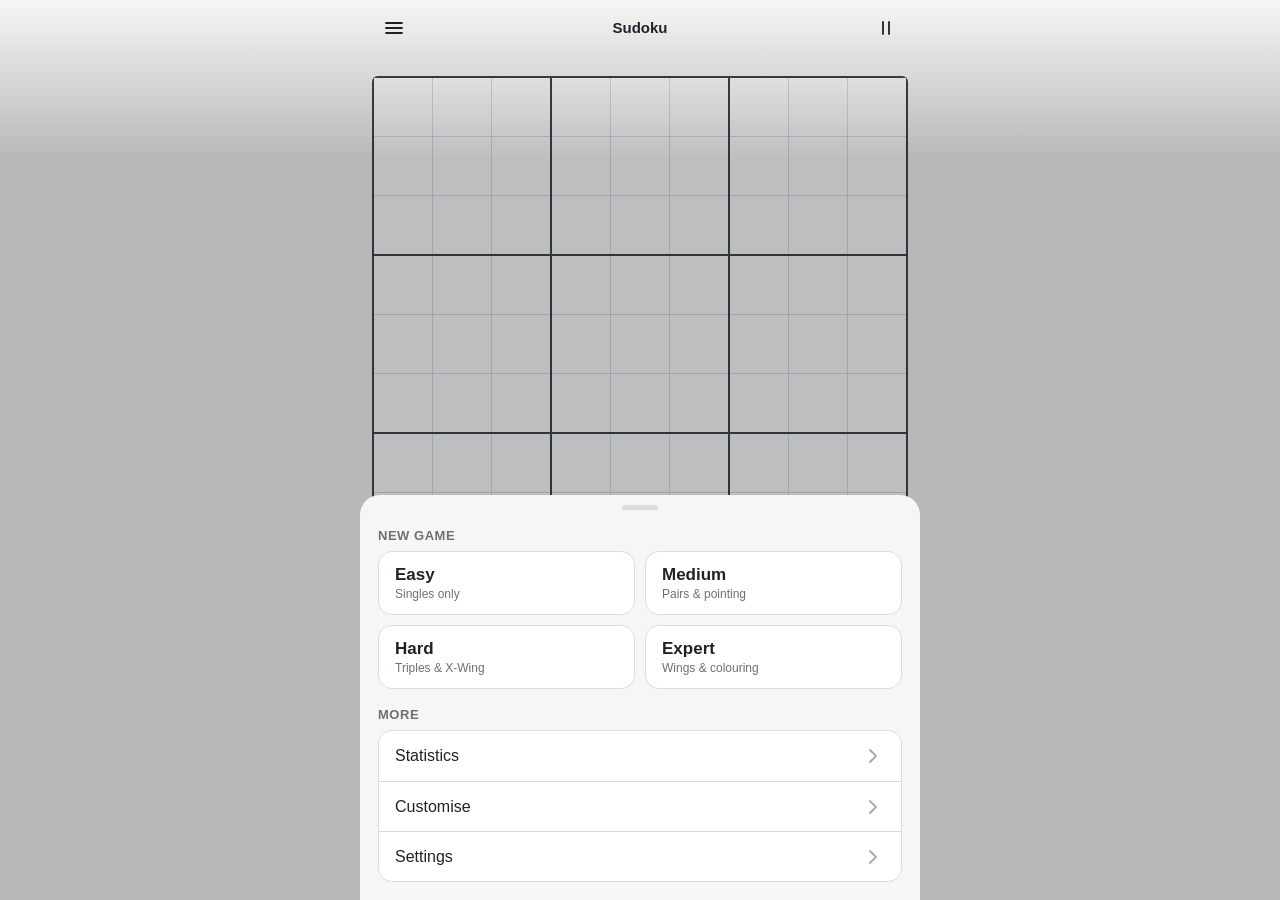
<file: index.html>
<!doctype html>
<html lang="en-GB">
<head>
  <meta charset="utf-8">
  <meta name="viewport" content="width=device-width, initial-scale=1, maximum-scale=1, user-scalable=no, viewport-fit=cover">
  <title>Sudoku</title>
  <meta name="description" content="A clean, offline Sudoku game.">
  <meta name="theme-color" content="#f6f6f4">
  <meta name="color-scheme" content="light dark">
  <meta name="apple-mobile-web-app-capable" content="yes">
  <meta name="mobile-web-app-capable" content="yes">
  <meta name="apple-mobile-web-app-status-bar-style" content="default">
  <meta name="apple-mobile-web-app-title" content="Sudoku">
  <meta name="format-detection" content="telephone=no">
  <link rel="manifest" href="manifest.webmanifest">
  <link rel="apple-touch-icon" href="icons/icon-180.png">
  <link rel="icon" type="image/png" href="icons/icon-192.png">
  <link rel="stylesheet" href="css/style.css">
  <script src="js/look.js"></script>
</head>
<body>
  <div id="app">
    <header class="top">
      <button class="icon-btn" id="btn-menu" aria-label="Menu">
        <svg viewBox="0 0 24 24" aria-hidden="true"><path d="M4 7h16M4 12h16M4 17h16"/></svg>
      </button>
      <div class="status">
        <span id="lbl-diff">Sudoku</span>
        <span id="lbl-time" class="time">0:00</span>
      </div>
      <button class="icon-btn" id="btn-pause" aria-label="Pause">
        <svg viewBox="0 0 24 24" aria-hidden="true" class="ic-pause"><path d="M9 6v12M15 6v12"/></svg>
        <svg viewBox="0 0 24 24" aria-hidden="true" class="ic-play"><path d="M8 5.5v13l10.5-6.5z"/></svg>
      </button>
    </header>

    <main>
      <div class="board-wrap">
        <div id="board" role="grid" aria-label="Sudoku board"></div>
        <div id="fx-layer" aria-hidden="true"></div>
        <div class="board-overlay" id="overlay-pause" hidden>
          <p>Paused</p>
          <button class="pill" id="btn-resume">Resume</button>
        </div>
        <div class="board-overlay" id="overlay-loading" hidden>
          <div class="spinner" aria-hidden="true"></div>
          <p>Making a puzzle&hellip;</p>
        </div>
      </div>

      <div id="hintbar" hidden>
        <p id="hint-text"></p>
        <div class="hint-actions">
          <button class="text-btn" id="hint-close">Close</button>
          <button class="pill" id="hint-action">Next</button>
        </div>
      </div>
    </main>

    <footer>
      <div class="tools">
        <button class="tool" id="t-undo" aria-label="Undo">
          <svg viewBox="0 0 24 24" aria-hidden="true"><path d="M9 14 4 9l5-5"/><path d="M4 9h10.5a5.5 5.5 0 0 1 0 11H11"/></svg>
          <span>Undo</span>
        </button>
        <button class="tool" id="t-redo" aria-label="Redo">
          <svg viewBox="0 0 24 24" aria-hidden="true"><path d="m15 14 5-5-5-5"/><path d="M20 9H9.5a5.5 5.5 0 0 0 0 11H13"/></svg>
          <span>Redo</span>
        </button>
        <button class="tool" id="t-erase" aria-label="Erase">
          <svg viewBox="0 0 24 24" aria-hidden="true"><path d="M20 20H9L4 15a1.5 1.5 0 0 1 0-2.1l9-9a1.5 1.5 0 0 1 2.1 0l4.9 4.9a1.5 1.5 0 0 1 0 2.1L12 19"/><path d="m9 10 5 5"/></svg>
          <span>Erase</span>
        </button>
        <button class="tool" id="t-notes" aria-label="Notes mode">
          <svg viewBox="0 0 24 24" aria-hidden="true"><path d="M12 20h9"/><path d="M16.5 3.5a2.1 2.1 0 0 1 3 3L7 19l-4 1 1-4z"/></svg>
          <span>Notes <b class="badge" id="notes-badge">Off</b></span>
        </button>
        <button class="tool" id="t-auto" aria-label="Fill all notes">
          <svg viewBox="0 0 24 24" aria-hidden="true"><rect x="3.5" y="3.5" width="17" height="17" rx="2"/><path d="M8 8h.01M12 8h.01M16 8h.01M8 12h.01M12 12h.01M16 12h.01M8 16h.01M12 16h.01M16 16h.01"/></svg>
          <span>All notes</span>
        </button>
        <button class="tool" id="t-hint" aria-label="Hint">
          <svg viewBox="0 0 24 24" aria-hidden="true"><path d="M9 18h6M10 21h4"/><path d="M12 3a6 6 0 0 0-3.6 10.8c.6.5 1.1 1.3 1.1 2.2h5c0-.9.5-1.7 1.1-2.2A6 6 0 0 0 12 3z"/></svg>
          <span>Hint</span>
        </button>
      </div>
      <div class="pad" id="pad"></div>
    </footer>
  </div>

  <div id="sheet" hidden>
    <div class="backdrop" id="sheet-backdrop"></div>
    <div class="panel" role="dialog" aria-modal="true" id="sheet-panel"></div>
  </div>

  <div id="toast" role="status" aria-live="polite"></div>
  <button id="update-bar" hidden>Update available &mdash; tap to reload</button>

  <script src="js/engine.js"></script>
  <script src="js/app.js"></script>
</body>
</html>
</file>
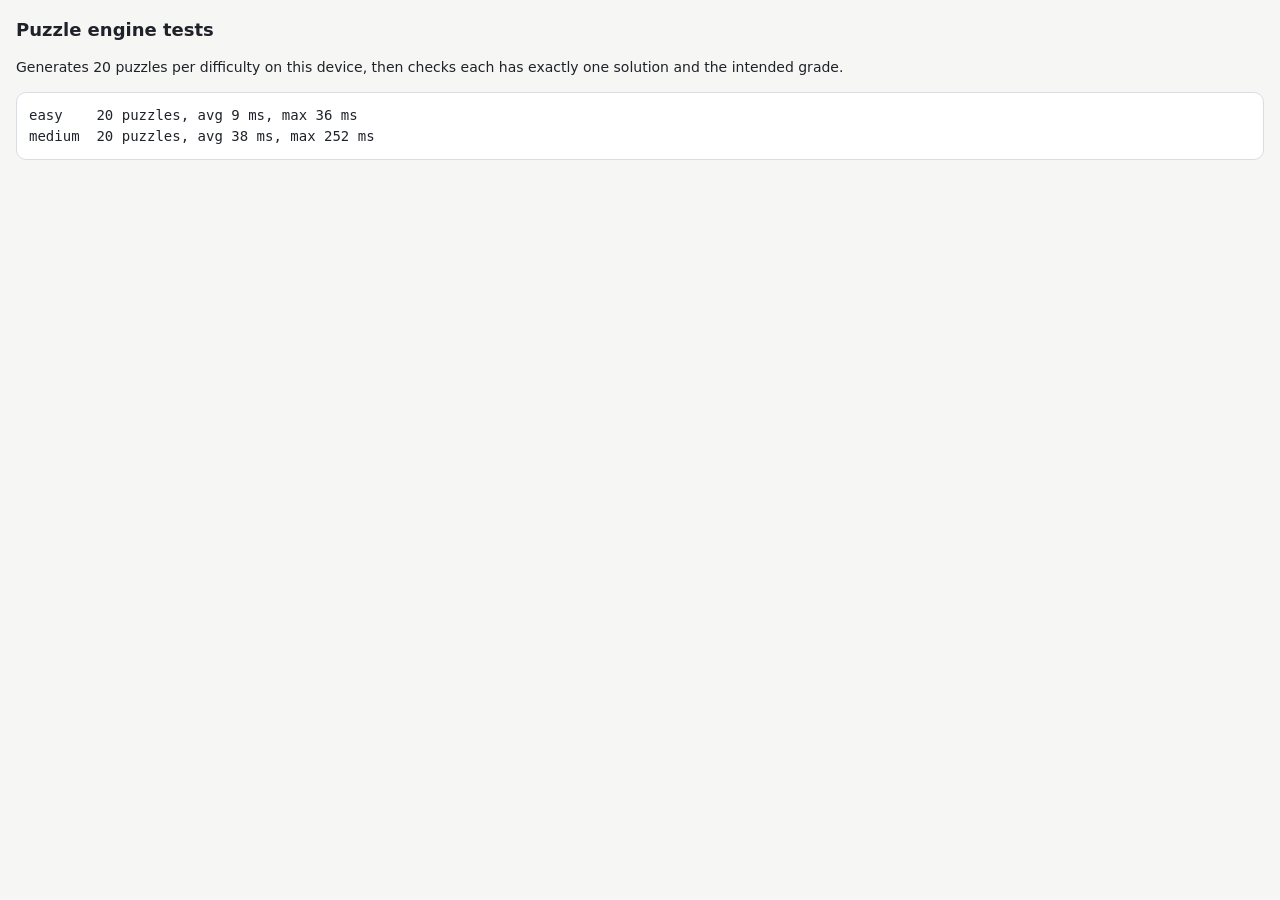
<file: tests/index.html>
<!doctype html>
<html lang="en-GB">
<head>
<meta charset="utf-8">
<meta name="viewport" content="width=device-width, initial-scale=1">
<title>Engine tests</title>
<style>
  body { font: 14px/1.5 -apple-system, system-ui, sans-serif; margin: 16px; color: #1f2329; background: #f6f6f4; }
  h1 { font-size: 18px; }
  pre { white-space: pre-wrap; background: #fff; border: 1px solid #d9dce1; border-radius: 10px; padding: 12px; }
  .pass { color: #1b7a3a; font-weight: 600; } .fail { color: #d23c3c; font-weight: 600; }
</style>
</head>
<body>
<h1>Puzzle engine tests</h1>
<p>Generates 20 puzzles per difficulty on this device, then checks each has exactly one solution and the intended grade.</p>
<pre id="out">Running&hellip;</pre>
<script src="../js/engine.js"></script>
<script>
(async () => {
  const E = SudokuEngine, out = document.getElementById('out');
  const N = 20; let fails = 0; const lines = [];
  const log = (s) => { lines.push(s); out.innerHTML = lines.join('\n'); };
  const tick = () => new Promise((r) => setTimeout(r, 0));
  out.textContent = '';
  for (const diff of E.DIFFICULTIES) {
    const times = [];
    for (let k = 0; k < N; k++) {
      await tick();
      const t0 = performance.now();
      const p = E.generate(diff);
      times.push(performance.now() - t0);
      const sols = E.countSolutions(p.puzzle, 2);
      const lg = E.solveLogically(p.puzzle, 4);
      if (sols !== 1) { fails++; log(`<span class="fail">FAIL</span> ${diff} #${k}: ${sols} solutions`); }
      if (!lg.solved || lg.level !== E.LEVEL[diff]) { fails++; log(`<span class="fail">FAIL</span> ${diff} #${k}: grade ${lg.level}`); }
    }
    const avg = times.reduce((a, b) => a + b, 0) / N;
    log(`${diff.padEnd(7)} ${N} puzzles, avg ${avg.toFixed(0)} ms, max ${Math.max(...times).toFixed(0)} ms`);
  }
  log(fails ? `<span class="fail">${fails} failure(s)</span>` : '<span class="pass">All tests passed</span>');
})();
</script>
</body>
</html>
</file>
<file: css/style.css>
/* ---------- Themes ----------
   --accent, --num-font, --num-scale and --box-gap are set by js/look.js. */
:root {
  --bg: #f6f6f4;
  --surface: #ffffff;
  --ink: #1f2329;
  --ink-soft: #6b7079;
  --ink-faint: #a3a8b0;
  --line: #d9dce1;
  --line-strong: #3b4047;
  --accent: #2f62c9;
  --accent-ink: #ffffff;
  --bad: #d23c3c;
  --bad-bg: #fbe3e3;
  --bad-sel: #f3c7c7;
  --hint: #fff1c7;
  --hint-strong: #ffd96a;
  --elim: #f7dede;
  --toast-bg: #1f2329;
  --toast-ink: #ffffff;
  --backdrop: rgba(20, 22, 26, .28);
  --num-font: -apple-system, BlinkMacSystemFont, "SF Pro Text", sans-serif;
  --num-scale: 1;
  --box-gap: 2px;
  --radius: 14px;
  --gutter: 12px;
  color-scheme: light;
}
:root[data-theme="paper"] {
  --bg: #f3eee3;
  --surface: #fbf8f1;
  --ink: #2b2620;
  --ink-soft: #7b7165;
  --ink-faint: #b1a796;
  --line: #ddd3c1;
  --line-strong: #4a4238;
  --bad: #b8402f;
  --bad-bg: #f6ddd3;
  --bad-sel: #efc9bb;
  --hint: #fbecc0;
  --hint-strong: #f4d070;
  --elim: #f2dcd2;
  --toast-bg: #2b2620;
}
:root[data-theme="dark"] {
  --bg: #111214;
  --surface: #1c1d21;
  --ink: #e9eaee;
  --ink-soft: #9a9fa8;
  --ink-faint: #5f646c;
  --line: #2f3137;
  --line-strong: #767b84;
  --accent-ink: #111214;
  --bad: #ff7272;
  --bad-bg: #3b2023;
  --bad-sel: #52282c;
  --hint: #3a3220;
  --hint-strong: #6e5a1c;
  --elim: #3c2527;
  --toast-bg: #e9eaee;
  --toast-ink: #111214;
  --backdrop: rgba(0, 0, 0, .5);
  color-scheme: dark;
}
/* Highlights are tints of the accent, so they follow whichever colour is picked. */
:root {
  --peer: color-mix(in srgb, var(--accent) 7%, var(--surface));
  --same: color-mix(in srgb, var(--accent) 22%, var(--surface));
  --selected: color-mix(in srgb, var(--accent) 36%, var(--surface));
}
:root.lines-light { --line-strong: var(--ink-faint); }

* { box-sizing: border-box; margin: 0; padding: 0; }

html, body {
  height: 100%;
  background: var(--bg);
  color: var(--ink);
  font-family: -apple-system, BlinkMacSystemFont, "SF Pro Text", "Segoe UI", Roboto, "Helvetica Neue", Arial, sans-serif;
  -webkit-text-size-adjust: 100%;
  -webkit-tap-highlight-color: transparent;
  -webkit-user-select: none;
  user-select: none;
  -webkit-touch-callout: none;
  overscroll-behavior: none;
}
body { overflow: hidden; position: fixed; inset: 0; }

button {
  font: inherit;
  color: inherit;
  background: none;
  border: 0;
  cursor: pointer;
  touch-action: manipulation;
}

svg { width: 24px; height: 24px; fill: none; stroke: currentColor; stroke-width: 1.8; stroke-linecap: round; stroke-linejoin: round; }

#app {
  height: 100%;
  display: flex;
  flex-direction: column;
  padding: env(safe-area-inset-top) calc(env(safe-area-inset-right) + var(--gutter)) calc(env(safe-area-inset-bottom) + 8px) calc(env(safe-area-inset-left) + var(--gutter));
  max-width: 560px;
  margin: 0 auto;
  touch-action: none;
}

/* ---------- Header ---------- */
.top {
  display: flex;
  align-items: center;
  justify-content: space-between;
  height: 56px;
  flex: none;
}
.icon-btn {
  width: 44px; height: 44px;
  display: grid; place-items: center;
  border-radius: 12px;
  color: var(--ink);
}
.icon-btn:active { background: var(--peer); }
.status { display: flex; flex-direction: column; align-items: center; line-height: 1.2; }
#lbl-diff { font-size: 15px; font-weight: 600; }
.time { font-size: 13px; color: var(--ink-soft); font-variant-numeric: tabular-nums; }
#btn-pause .ic-play { display: none; }
#btn-pause.paused .ic-play { display: block; fill: currentColor; stroke: none; }
#btn-pause.paused .ic-pause { display: none; }

/* ---------- Board ---------- */
main { flex: 1; display: flex; flex-direction: column; min-height: 0; padding-top: 4px; }
.board-wrap {
  position: relative;
  width: min(100%, calc(100dvh - 330px - env(safe-area-inset-top) - env(safe-area-inset-bottom)));
  align-self: center;
  aspect-ratio: 1;
  flex: none;
}

#board {
  container-type: inline-size;
  width: 100%; height: 100%;
  display: grid;
  grid-template-columns: repeat(3, 1fr);
  grid-template-rows: repeat(3, 1fr);
  gap: var(--box-gap);
  padding: var(--box-gap);
  background: var(--line-strong);
  border-radius: 6px;
  overflow: hidden;
}
.box {
  display: grid;
  grid-template-columns: repeat(3, 1fr);
  grid-template-rows: repeat(3, 1fr);
  gap: 1px;
  background: var(--line);
}
.cell {
  position: relative;
  background: var(--surface);
  display: grid;
  place-items: center;
  min-width: 0; min-height: 0;
}
.cell .v {
  font-family: var(--num-font);
  font-size: calc(7.4cqw * var(--num-scale));
  font-weight: 400;
  color: var(--accent);
  font-variant-numeric: tabular-nums;
  line-height: 1;
}
.cell.given .v { color: var(--ink); font-weight: 500; }
.cell .notes {
  position: absolute;
  inset: 1px;
  display: grid;
  grid-template-columns: repeat(3, 1fr);
  grid-template-rows: repeat(3, 1fr);
  font-family: var(--num-font);
  font-size: calc(2.7cqw * (0.5 + var(--num-scale) / 2));
  color: var(--ink-soft);
  font-variant-numeric: tabular-nums;
  line-height: 1;
}
.cell .notes span { display: grid; place-items: center; border-radius: 3px; }
.cell .notes span.nf { color: var(--accent-ink); background: var(--accent); font-weight: 600; }

.cell.peer { background: var(--peer); }
.cell.same { background: var(--same); }
.cell.sel { background: var(--selected); }
.cell.bad { background: var(--bad-bg); }
.cell.bad .v { color: var(--bad); }
.cell.given.bad .v { color: var(--ink); }
.cell.sel.bad { background: var(--bad-sel); }

.cell.h-pattern { background: var(--hint); }
.cell.h-elim { background: var(--elim); }
.cell.h-target { background: var(--hint-strong); }

.board-overlay {
  position: absolute; inset: 0;
  display: flex; flex-direction: column; align-items: center; justify-content: center; gap: 14px;
  background: var(--bg);
  border-radius: 6px;
  border: 2px solid var(--line-strong);
  font-size: 17px;
  color: var(--ink-soft);
}
.board-overlay[hidden] { display: none; }
.spinner {
  width: 28px; height: 28px;
  border: 3px solid var(--line);
  border-top-color: var(--accent);
  border-radius: 50%;
  animation: spin .8s linear infinite;
}
@keyframes spin { to { transform: rotate(360deg); } }

/* ---------- Hint bar ---------- */
#hintbar {
  margin-top: 10px;
  background: var(--surface);
  border: 1px solid var(--line);
  border-radius: var(--radius);
  padding: 12px 14px;
  display: flex; flex-direction: column; gap: 10px;
}
#hintbar[hidden] { display: none; }
#hint-text { font-size: 15px; line-height: 1.4; }
#hint-text b { font-weight: 600; }
.hint-actions { display: flex; justify-content: flex-end; align-items: center; gap: 8px; }

.pill {
  background: var(--accent);
  color: var(--accent-ink);
  border-radius: 999px;
  padding: 0 18px;
  height: 40px;
  font-size: 15px;
  font-weight: 600;
}
.pill:active { opacity: .85; }
.text-btn { height: 40px; padding: 0 12px; color: var(--ink-soft); font-size: 15px; }

/* ---------- Controls ---------- */
footer { flex: none; display: flex; flex-direction: column; gap: 10px; padding-top: 10px; }
.tools { display: grid; grid-template-columns: repeat(6, 1fr); }
.tool {
  height: 56px;
  display: flex; flex-direction: column; align-items: center; justify-content: center; gap: 3px;
  color: var(--ink);
  border-radius: 12px;
  font-size: 11px;
}
.tool span { color: var(--ink-soft); white-space: nowrap; }
.tool:active { background: var(--peer); }
.tool:disabled { color: var(--ink-faint); }
.tool:disabled span { color: var(--ink-faint); }
.badge { font-weight: 600; font-size: 10px; }
.tool.on { color: var(--accent); }
.tool.on span, .tool.on .badge { color: var(--accent); }

.pad { display: grid; grid-template-columns: repeat(9, 1fr); gap: 4px; }
.key {
  height: 64px;
  display: flex; flex-direction: column; align-items: center; justify-content: center;
  border-radius: 12px;
  background: var(--surface);
  border: 1px solid var(--line);
  color: var(--accent);
}
.key .d { font-family: var(--num-font); font-size: 28px; line-height: 1; font-variant-numeric: tabular-nums; }
.key .n { font-size: 10px; color: var(--ink-faint); margin-top: 4px; font-variant-numeric: tabular-nums; }
.key:active { background: var(--same); }
.key.done { color: var(--ink-faint); background: transparent; }
.pad.notes .key .d { font-size: 20px; color: var(--ink-soft); }

/* ---------- Sheets ---------- */
#sheet { position: fixed; inset: 0; z-index: 20; }
#sheet[hidden] { display: none; }
.backdrop {
  position: absolute; inset: 0;
  /* Clear under the status bar (which iOS paints itself and we can't dim),
     building to full dimming further down, so there's no hard edge at the top. */
  background: linear-gradient(to bottom,
    transparent 0,
    transparent env(safe-area-inset-top),
    var(--backdrop) calc(env(safe-area-inset-top) + 160px),
    var(--backdrop) 100%);
}
.panel {
  position: absolute; left: 0; right: 0; bottom: 0;
  max-width: 560px; margin: 0 auto;
  background: var(--bg);
  border-radius: 20px 20px 0 0;
  padding: 10px 18px calc(env(safe-area-inset-bottom) + 18px);
  max-height: 88%;
  overflow-y: auto;
  touch-action: pan-y;
  animation: sheet-up .34s cubic-bezier(.22, 1, .36, 1) both;
  will-change: transform;
}
@keyframes sheet-up { from { transform: translateY(100%); } to { transform: translateY(0); } }
@keyframes sheet-down { from { transform: translateY(0); } to { transform: translateY(100%); } }
@keyframes fade-in { from { opacity: 0; } to { opacity: 1; } }
@keyframes fade-out { from { opacity: 1; } to { opacity: 0; } }
#sheet .backdrop { animation: fade-in .22s ease-out both; }
#sheet.closing .panel { animation: sheet-down .19s cubic-bezier(.4, 0, 1, 1) both; }
#sheet.closing .backdrop { animation: fade-out .19s ease-in both; }
#sheet.closing { pointer-events: none; }
.grabber { width: 36px; height: 5px; border-radius: 3px; background: var(--line); margin: 0 auto 12px; }
.panel h2 { font-size: 20px; font-weight: 600; margin: 4px 0 14px; }
.panel h3 { font-size: 13px; font-weight: 600; color: var(--ink-soft); text-transform: uppercase; letter-spacing: .04em; margin: 18px 0 8px; }
.panel .sub { color: var(--ink-soft); font-size: 15px; margin: -8px 0 14px; }

.diff-grid { display: grid; grid-template-columns: 1fr 1fr; gap: 10px; }
.diff-btn {
  background: var(--surface);
  border: 1px solid var(--line);
  border-radius: var(--radius);
  height: 64px;
  display: flex; flex-direction: column; align-items: flex-start; justify-content: center;
  padding: 0 16px;
  text-align: left;
}
.diff-btn b { font-size: 17px; font-weight: 600; }
.diff-btn small { font-size: 12px; color: var(--ink-soft); margin-top: 2px; }
.diff-btn:active { background: var(--peer); }

.list { background: var(--surface); border: 1px solid var(--line); border-radius: var(--radius); overflow: hidden; }
.row {
  display: flex; align-items: center; justify-content: space-between;
  width: 100%;
  min-height: 50px;
  padding: 0 16px;
  font-size: 16px;
  text-align: left;
}
.row + .row { border-top: 1px solid var(--line); }
.row .val { color: var(--ink-soft); font-variant-numeric: tabular-nums; }
button.row:active { background: var(--peer); }
.row.danger { color: var(--bad); }
.chev { color: var(--ink-faint); }

.seg { display: flex; background: var(--peer); border-radius: 10px; padding: 2px; }
.seg button { height: 32px; padding: 0 12px; border-radius: 8px; font-size: 14px; color: var(--ink-soft); }
.seg button.on { background: var(--surface); color: var(--ink); box-shadow: 0 1px 2px rgba(0,0,0,.08); }

.switch { width: 50px; height: 30px; border-radius: 15px; background: var(--line); position: relative; transition: background .15s; flex: none; }
.switch::after { content: ""; position: absolute; top: 2px; left: 2px; width: 26px; height: 26px; border-radius: 50%; background: #fff; box-shadow: 0 1px 3px rgba(0,0,0,.2); transition: transform .15s; }
.switch.on { background: var(--accent); }
.switch.on::after { transform: translateX(20px); }

.back { color: var(--accent); height: 40px; font-size: 16px; display: inline-flex; align-items: center; gap: 2px; margin-left: -6px; }
.back svg { width: 20px; height: 20px; }

.done-time { font-size: 44px; font-weight: 300; font-variant-numeric: tabular-nums; margin: 4px 0 2px; }
.note { font-size: 13px; color: var(--ink-soft); margin-top: 10px; line-height: 1.4; }

/* ---------- Toast & update ---------- */
#toast {
  position: fixed; left: 50%; bottom: calc(env(safe-area-inset-bottom) + 150px);
  transform: translate(-50%, 8px);
  background: var(--toast-bg); color: var(--toast-ink);
  padding: 10px 16px; border-radius: 999px;
  font-size: 14px;
  opacity: 0; pointer-events: none;
  transition: opacity .2s, transform .2s;
  z-index: 30;
  white-space: nowrap;
}
#toast.show { opacity: 1; transform: translate(-50%, 0); }

#update-bar {
  position: fixed; left: 50%; bottom: calc(env(safe-area-inset-bottom) + 16px);
  transform: translateX(-50%);
  background: var(--toast-bg); color: var(--toast-ink);
  height: 44px; padding: 0 18px; border-radius: 999px;
  font-size: 14px; z-index: 25;
  white-space: nowrap;
}
#update-bar[hidden] { display: none; }

/* Short screens (e.g. landscape desktop testing or smaller phones) */
@media (max-height: 760px) {
  .key { height: 54px; }
  .tool { height: 50px; }
}
#hint-text .muted { color: var(--ink-soft); }

/* Notes mode: the digit picked on the pad to pencil into tapped squares */
.key.armed { background: var(--accent); border-color: var(--accent); }
.key.armed .d, .pad.notes .key.armed .d, .key.armed .n { color: var(--accent-ink); }

/* ---------- Completion animations ----------
   Only transform and opacity animate, so the phone's GPU does the work. */
#fx-layer { position: absolute; inset: 0; pointer-events: none; overflow: hidden; border-radius: 6px; z-index: 1; }
.board-overlay { z-index: 2; }
.rip-clip { position: absolute; overflow: hidden; border-radius: 2px; }
.rip-fill, .rip-ring {
  position: absolute;
  border-radius: 50%;
  transform: scale(0);
  opacity: 0;
  will-change: transform, opacity;
}
.rip-fill {
  background: radial-gradient(circle, transparent 0 52%, color-mix(in srgb, var(--accent) 34%, transparent) 70%, color-mix(in srgb, var(--accent) 16%, transparent) 100%);
  animation: rip-fill 760ms cubic-bezier(.25, .46, .45, .94) both; /* ease-out-quad, matches RIPPLE_MS */
}
.rip-ring {
  border: 2px solid var(--accent);
  animation: rip-ring 900ms cubic-bezier(.25, .46, .45, .94) both;
}
@keyframes rip-fill {
  0%   { transform: scale(0);   opacity: 1; }
  70%  { opacity: .8; }
  100% { transform: scale(1);   opacity: 0; }
}
@keyframes rip-ring {
  0%   { transform: scale(.04); opacity: .9; }
  100% { transform: scale(1);   opacity: 0; }
}

/* The square's own soft wash as the wave passes */
.cell .fx { position: absolute; inset: 0; pointer-events: none; opacity: 0; background: var(--accent); }
.cell .fx.go { animation: wash .7s ease-out both; }
@keyframes wash {
  0%   { opacity: 0; }
  25%  { opacity: .22; }
  100% { opacity: 0; }
}

/* Digit pop: a quick springy bounce */
.cell .v { display: inline-block; transform-origin: 50% 55%; }
.cell .v.pop { animation: pop .52s cubic-bezier(.34, 1.56, .64, 1) both; }
.cell .v.pop-big { animation: pop-big .62s cubic-bezier(.34, 1.56, .64, 1) both; }
@keyframes pop {
  0%   { transform: scale(1); }
  40%  { transform: scale(1.24); }
  100% { transform: scale(1); }
}
@keyframes pop-big {
  0%   { transform: scale(1) rotate(0); }
  35%  { transform: scale(1.38) rotate(-6deg); }
  65%  { transform: scale(.94) rotate(3deg); }
  100% { transform: scale(1) rotate(0); }
}

/* Keypad key celebrates when all nine of its digit are placed */
.key.key-pop { animation: key-pop .7s cubic-bezier(.34, 1.56, .64, 1) both; }
@keyframes key-pop {
  0%   { transform: scale(1); box-shadow: 0 0 0 0 color-mix(in srgb, var(--accent) 45%, transparent); }
  40%  { transform: scale(1.14); }
  100% { transform: scale(1); box-shadow: 0 0 0 14px transparent; }
}

.no-anim #fx-layer, .no-anim .cell .fx { display: none; }
.no-anim .cell .v, .no-anim .key, .no-anim .panel { animation: none !important; }

/* ---------- Show / hide ---------- */
.hide-counts .key .n { display: none; }

/* ---------- Customise screen ---------- */
.field { padding: 12px 16px; }
.field + .field, .field + .row, .row + .field { border-top: 1px solid var(--line); }
.field > span { display: block; font-size: 16px; margin-bottom: 10px; }
.seg.full { width: 100%; }
.seg.full button { flex: 1; padding: 0 6px; }
.seg .sample { font-size: 15px; color: var(--ink); }

.themes { display: grid; grid-template-columns: repeat(4, 1fr); gap: 8px; }
.theme-btn { display: flex; flex-direction: column; align-items: center; gap: 6px; font-size: 13px; color: var(--ink-soft); }
.theme-btn .sw {
  width: 100%; aspect-ratio: 1.1; border-radius: 12px;
  border: 1px solid var(--line);
  display: grid; place-items: center;
  position: relative; overflow: hidden;
}
.theme-btn .sw i { display: block; width: 46%; aspect-ratio: 1; border-radius: 6px; border: 2px solid var(--sw-line); background: var(--sw-surface); position: relative; }
.theme-btn .sw i::after { content: ""; position: absolute; left: 50%; top: 50%; width: 30%; aspect-ratio: 1; border-radius: 50%; transform: translate(-50%, -50%); background: var(--accent); }
.theme-btn.on { color: var(--ink); font-weight: 600; }
.theme-btn.on .sw { border: 2px solid var(--accent); }
.sw.auto { background: linear-gradient(135deg, #f6f6f4 50%, #111214 50%); }

.accents { display: flex; justify-content: space-between; }
.dot {
  width: 40px; height: 40px; border-radius: 50%;
  display: grid; place-items: center;
  box-shadow: 0 0 0 2px var(--surface), 0 0 0 4px transparent;
}
.dot.on { box-shadow: 0 0 0 2px var(--surface), 0 0 0 4px var(--ink-soft); }
.dot svg { width: 20px; height: 20px; stroke: var(--accent-ink); stroke-width: 2.6; display: none; }
.dot.on svg { display: block; }
.reset-look { color: var(--accent); }

/* Tall screens (iPhone Pro Max from the Home Screen): bigger keys, board a little lower */
@media (min-height: 860px) {
  main { padding-top: 20px; }
  .key { height: 72px; }
  .key .d { font-size: 30px; }
  .tool { height: 62px; }
  footer { gap: 14px; padding-bottom: 6px; }
}

.no-anim #sheet .backdrop, .no-anim #sheet .panel { animation: none !important; }

/* ---------- New puzzle: digits spring in as the ripple passes ---------- */
.cell .v.enter { animation: enter .5s cubic-bezier(.34, 1.56, .64, 1) both; }
@keyframes enter {
  0%   { opacity: 0; transform: scale(.3) translateY(18%); }
  100% { opacity: 1; transform: scale(1) translateY(0); }
}

/* ---------- Hold to restart: fills like water poured into a jug ---------- */
.hold-row { position: relative; overflow: hidden; height: 54px; -webkit-touch-callout: none; touch-action: none; }
.hold-row > span { position: relative; z-index: 0; }
.hold-row .liquid { position: absolute; inset: 0; pointer-events: none; --level: 0; z-index: 1; }
.hold-row .water {
  position: absolute; left: 0; right: 0; bottom: 0;
  height: calc(var(--level) * 100%);
  background: var(--accent);
  overflow: hidden;
}
/* A copy of the label in the accent text colour, revealed as the water rises */
.hold-row .water .inv {
  position: absolute; left: 0; right: 0; bottom: 0; height: 54px;
  color: var(--accent-ink);
  display: flex; align-items: center; justify-content: space-between;
}
.hold-row .water .inv .val { color: var(--accent-ink); opacity: .85; }
.hold-row .waves {
  position: absolute; left: 0; bottom: calc(var(--level) * 100% - 1px);
  width: 200%; height: 10px;
  opacity: 0; transition: opacity .15s;
}
.hold-row.filling .waves { opacity: 1; }
.hold-row.full .waves { opacity: 0; }
.hold-row .waves svg { width: 100%; height: 100%; display: block; overflow: visible; }
.hold-row .waves path { fill: var(--accent); stroke: none; }
.hold-row .waves .w2 { opacity: .45; }
.hold-row.filling .waves { animation: slosh 1.1s linear infinite; }
.hold-row.filling .waves .w2 { animation: slosh-back 1.6s linear infinite; transform-box: fill-box; }
@keyframes slosh { from { transform: translateX(0); } to { transform: translateX(-50%); } }
@keyframes slosh-back { from { transform: translateX(-25%); } to { transform: translateX(0); } }
.hold-row.full { animation: brim .3s cubic-bezier(.34, 1.56, .64, 1); }
@keyframes brim { 40% { transform: scale(1.03); } }
</file>
